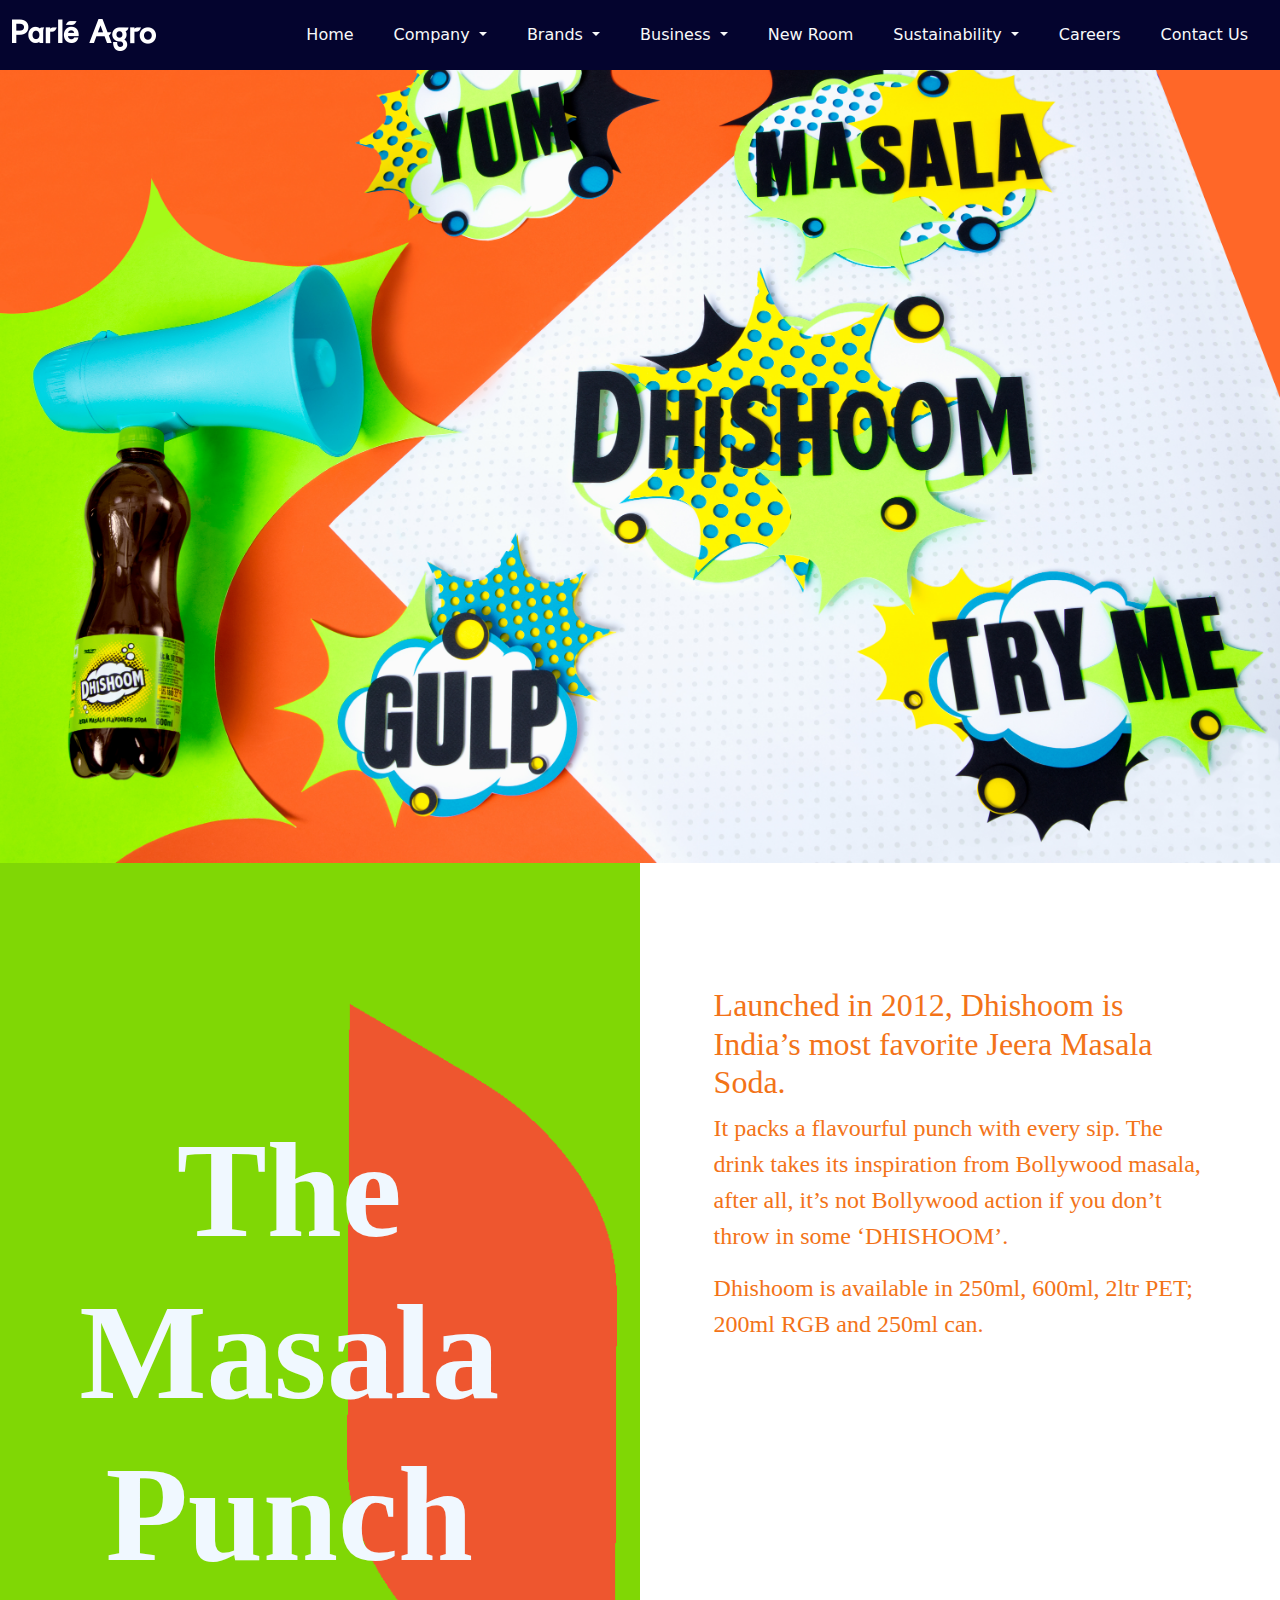
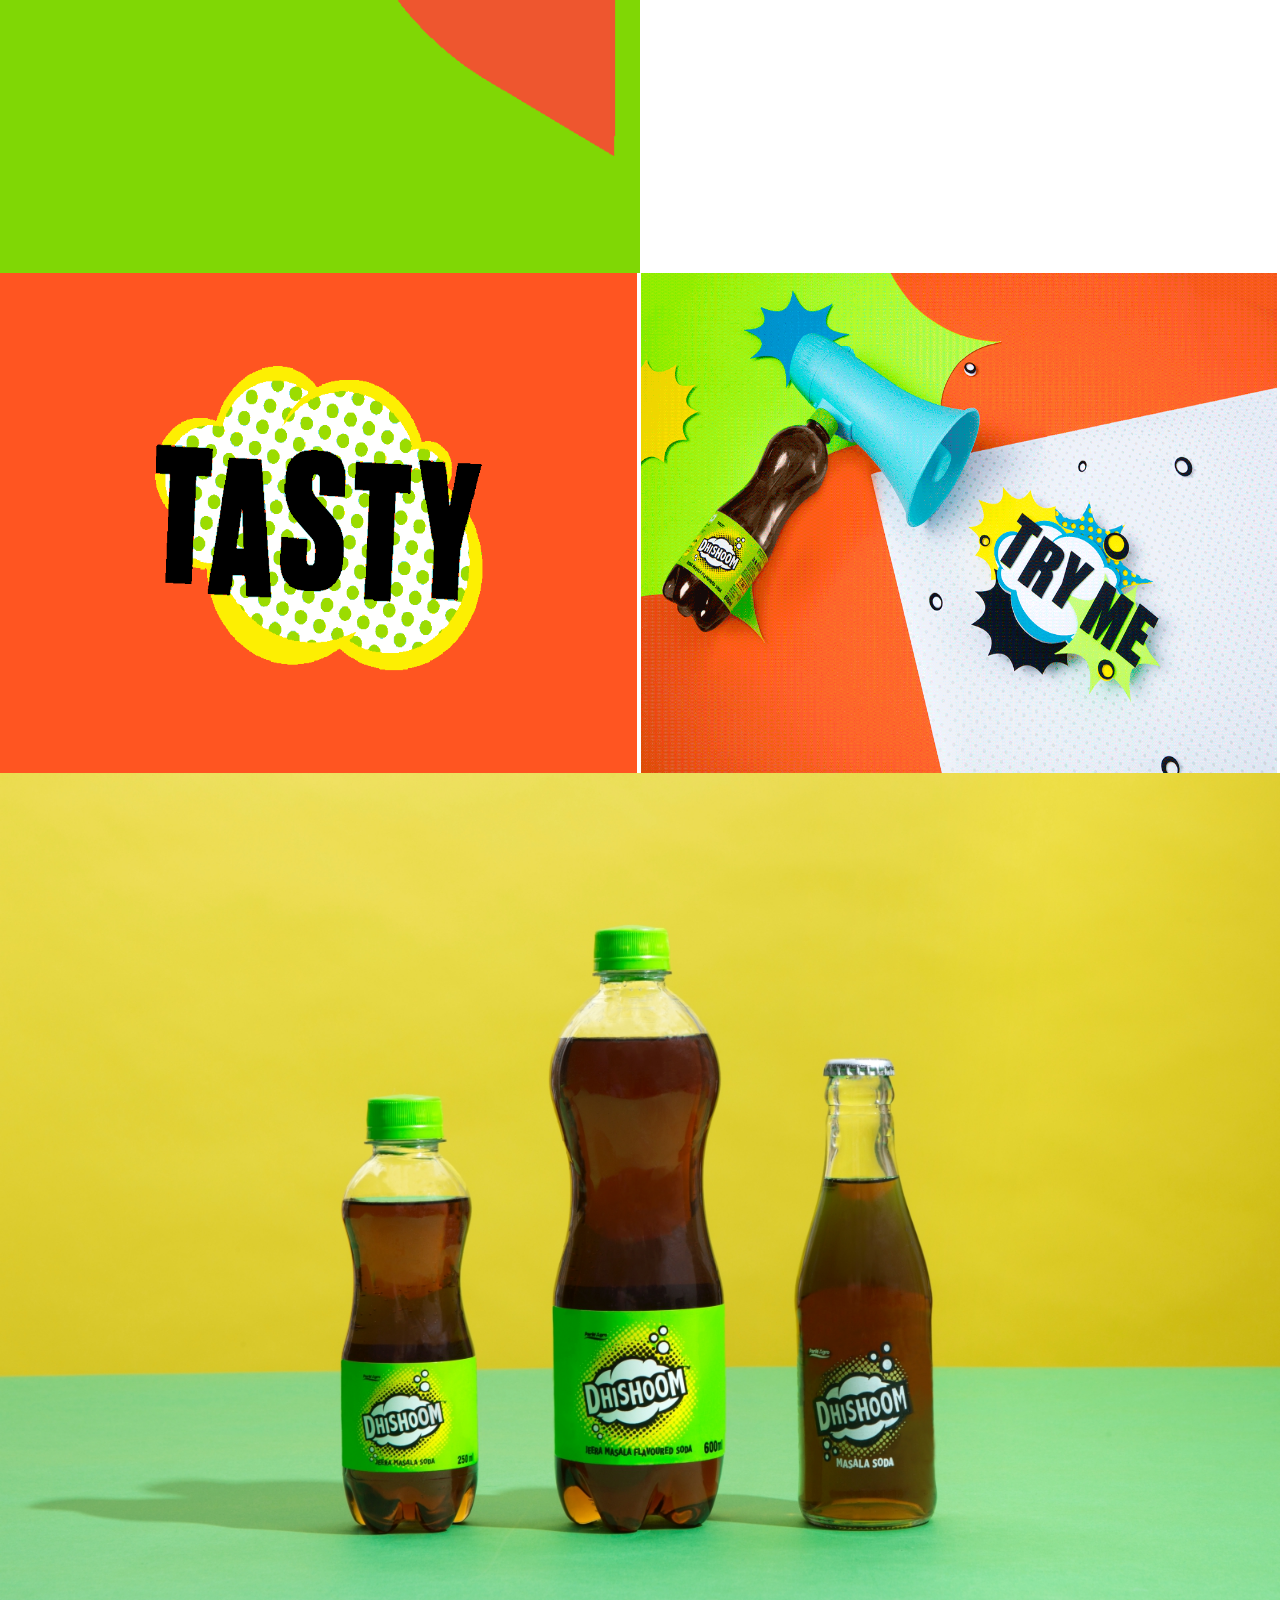
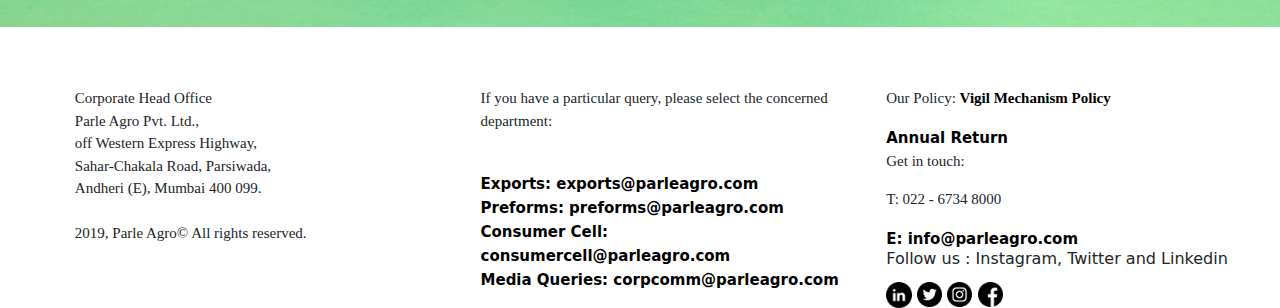
<file: index.html>
<!DOCTYPE html>
<html lang="en">

<head>
    <meta charset="UTF-8">
    <meta name="viewport" content="width=device-width, initial-scale=1.0">
    <title>Parle Agro Dhishoom</title>
    <link rel="stylesheet" href="index.css">
    <link href="https://cdn.jsdelivr.net/npm/bootstrap@5.3.3/dist/css/bootstrap.min.css" rel="stylesheet"
        integrity="sha384-QWTKZyjpPEjISv5WaRU9OFeRpok6YctnYmDr5pNlyT2bRjXh0JMhjY6hW+ALEwIH" crossorigin="anonymous">
    <link rel="stylesheet" href="https://cdn.jsdelivr.net/npm/bootstrap-icons@1.11.3/font/bootstrap-icons.min.css">
    <link rel="shortcut icon" href="https://www.parleagro.com/dist/img/favicon.ico" type="image/x-icon">
</head>

<body>
    <!-- navbar -->

    <nav class="navbar navbar-expand-lg " style="position: fixed; width: 100%; background-color: rgb(4, 4, 46);">
        <div class="container-fluid">
            <img src="./img/logo.png" alt="">
            <button class="navbar-toggler bg-light" type="button" data-bs-toggle="collapse"
                data-bs-target="#navbarSupportedContent" aria-controls="navbarSupportedContent" aria-expanded="false"
                aria-label="Toggle navigation">
                <span class="navbar-toggler-icon"></span>
            </button>
            <div class="collapse navbar-collapse" id="navbarSupportedContent">
                <ul class="navbar-nav me-auto mb-2 mb-lg-0" id="asd">
                    <li class="nav-item">
                        <a class="nav-link active text-light me-4" aria-current="page" href="#" id="me">Home</a>
                    </li>

                    <li class="nav-item dropdown">
                        <a class="nav-link dropdown-toggle text-light me-4" href="#" role="button"
                            data-bs-toggle="dropdown" aria-expanded="false" id="me1">
                            Company
                        </a>
                        <ul class="dropdown-menu bg-danger">
                            <li><a class="dropdown-item text-light bg-danger" href="#">About Us</a></li>
                            <li><a class="dropdown-item  text-light bg-danger" href="#">People</a></li>

                        </ul>
                    </li>
                    <li class="nav-item dropdown ">
                        <a class="nav-link dropdown-toggle text-light me-4" href="#" role="button"
                            data-bs-toggle="dropdown" aria-expanded="false" id="me2">
                            Brands
                        </a>
                        <ul class="dropdown-menu bg-danger">
                            <li><a class="dropdown-item  text-light bg-danger" href="#">Appy </a></li>
                            <li><a class="dropdown-item  text-light bg-danger" href="#">Appy Fizz</a></li>
                            <li><a class="dropdown-item  text-light bg-danger" href="#">B Fizz</a></li>
                            <li><a class="dropdown-item  text-light bg-danger" href="#">Bailley</a></li>
                            <li><a class="dropdown-item  text-light bg-danger" href="#">Bailley Soda</a></li>
                            <li><a class="dropdown-item  text-light bg-danger" href="#">Dhishoom</a></li>
                            <li><a class="dropdown-item  text-light bg-danger" href="#">Frio</a></li>
                            <li><a class="dropdown-item  text-light bg-danger" href="#">Frooti</a></li>
                            <li><a class="dropdown-item  text-light bg-danger" href="#">Bombay 99</a></li>
                            <li><a class="dropdown-item  text-light bg-danger" href="#">Smoodh</a></li>

                        </ul>
                    </li>
                    <li class="nav-item dropdown">
                        <a class="nav-link dropdown-toggle text-light me-4" href="#" role="button"
                            data-bs-toggle="dropdown" aria-expanded="false" id="me3">
                            Business
                        </a>
                        <ul class="dropdown-menu bg-danger">
                            <li><a class="dropdown-item  text-light bg-danger" href="#">Preforms</a></li>
                            <li><a class="dropdown-item  text-light bg-danger " href="#">International Business</a></li>


                        </ul>
                    </li>
                    <li class="nav-item">
                        <a class="nav-link active text-light me-4" aria-current="page" href="#" id="me4">New Room</a>
                    </li>
                    <li class="nav-item dropdown">
                        <a class="nav-link dropdown-toggle text-light me-4" href="#" role="button"
                            data-bs-toggle="dropdown" aria-expanded="false" id="m5">
                            Sustainability
                        </a>
                        <ul class="dropdown-menu bg-danger">
                            <li><a class="dropdown-item text-light bg-danger me-4" href="#">Our responsibility</a></li>
                            <li><a class="dropdown-item text-light bg-danger me-4" href="#">PJC Foundation</a></li>


                        </ul>
                    </li>
                    <li class="nav-item">
                        <a class="nav-link text-light me-4" href="#" id="m6">Careers</a>
                    </li>
                    <li class="nav-item">
                        <a class="nav-link text-light me-4" href="#" id="m7">Contact Us</a>
                    </li>
                </ul>

            </div>
        </div>
    </nav>
    <!-- header -->
    <!-- first image -->
    <div>
        <img class="img1" src="./img/030807DISHOMM_STILL.jpg" alt="">
    </div>
    <!-- first split area -->
    <div class="container-fluid">
        <div class="row">
            <div class="col-lg-6 col-xs-12" style="background-color: rgb(128, 215, 5); " id="small">
                <div class="firstt">
                    <img class="first" src="./img/PARLE AGRO _ Dhishoom_files/032926EE562F.png" alt="" id="first1">
                </div>
                <div class="text">
                    <h1 id="let">The Masala Punch</h1>
                </div>
            </div>

            <div class="col-lg-6 col-xs-12" id="f">

                <div class="content ">
                    <div class="cir">
                    <div class="relative headerText">
                        <h2>Launched in 2012, Dhishoom is India’s most
                            favorite Jeera Masala Soda.</h2>
                    </div>
                    <div class="relative text">
                        <p>It packs a flavourful punch with every sip.
                            The drink takes its inspiration from Bollywood masala, after all, it’s not Bollywood action
                            if you don’t throw in some ‘DHISHOOM’.</p>
                        <p>Dhishoom is available in 250ml, 600ml, 2ltr
                            PET; 200ml RGB and 250ml can.</p>
                    </div>
                    </div>
                </div>
            </div>
        </div>

        <div class="row">
            <div class="col-lg-6 ">
                <div class="sec1">
                    <img class="fen" id="f1" src="./img/PARLE AGRO _ Dhishoom_files/0341075de487b2c7e28800737004.gif" alt=""width="102%" height="500px">
                </div>
            </div>
            <div class="col-lg-6 ">
                <div class="sec2">
                    <img id="f2" src="./img/PARLE AGRO _ Dhishoom_files/032926DISHOOM_GIF_06.gif" alt="" width="101.5%" height="500px">
                </div>
            </div>
        </div>
    </div>
    <div class="imga">
        <img src="./img/PARLE AGRO _ Dhishoom_files/100256Parle Agro Products28430.jpg" alt="" width="100%">
    </div>
    <!-- footer -->
    <footer>
        <div class="container-fluid">
            <div class="row bb">
                <div class="new1 col-4">
                    <p class="last">Corporate Head Office <br>
                        Parle Agro Pvt. Ltd., <br>
                        off Western Express Highway, <br>
                        Sahar-Chakala Road, Parsiwada, <br>
                        Andheri (E), Mumbai 400 099. <br><br>
                        
                        2019, Parle Agro© All rights reserved.</p>
                </div>
                <div class="new2 col-lg-4 col-md-12">
                    <p class="last">If you have a particular query, please select the concerned <br>department:</p><br>
                    <a href="#" class="end">Exports: exports@parleagro.com</a><br>
                    <a href="#" class="end">Preforms: preforms@parleagro.com</a><br>
                    <a href="#" class="end">Consumer Cell: consumercell@parleagro.com</a><br>
                    <a href="#" class="end">Media Queries: corpcomm@parleagro.com</a>
                </div>
                <div class="new3 col-lg-4 col-md-12">
                    <p class="last ">Our Policy: <a href="#" class="end"> Vigil Mechanism Policy</a></p>
                    <a href="#" class="end">Annual Return</a>
                    <p class="last ">Get in touch:</p>
                    <p class="last ">T: 022 - 6734 8000</p>
                    <a href="#" class="end">E: info@parleagro.com</a>
                    <p class="ver ">Follow us : Instagram, Twitter and Linkedin</p> 
                    <!-- social media icons -->
                    <img class="ppp" src="img/PARLE AGRO _ Dhishoom_files/linkedin-64.webp" alt="" width="26px">
                    <img  src="img/download (2).png" alt=" " width="25px">
                    <img  src="img/download (1).png" alt="" width="25px">
                    <img  src="img/download.png" alt="" width="25px">
                    
                </div>

            </div>
        </div>
        
    </footer>
    <!-- js linking -->
    <script src="script.js"></script>
    <script src="https://cdn.jsdelivr.net/npm/bootstrap@5.3.3/dist/js/bootstrap.bundle.min.js"
        integrity="sha384-YvpcrYf0tY3lHB60NNkmXc5s9fDVZLESaAA55NDzOxhy9GkcIdslK1eN7N6jIeHz"
        crossorigin="anonymous"></script>
</body>

</html>
</file>
<file: index.css>
* {
    margin: 0%;
  
}
body{
    margin: 0%;
    padding: 0%;
    overflow-x: hidden;
}
.navbar-nav {
    position: absolute;
    right: 0%;
    position: fixed;
   
}

.navbar{
    height: 70px;
    position: fixed;
    z-index: 1;
}

 #asd{
    background-color: rgb(4, 4, 46);
    
 }
 
 
 .img1{
    width: 100%;
}
.first{
    margin-left: 35vh;
    margin-top: 10vh;
    width: 30vh;
}
#let{
   text-align: center;
   font-size: 15vh;
   font-weight: 800;
   font-family: "EksellDisplayWeb-Small";
   margin-top: 40%;
   margin-left: 3%;
   margin-right: 13%;
   color: aliceblue;
  
}

.content{
    display: flex;
    flex-direction: column;
    justify-content: center;
    align-items: center;
    font-family: "merivaregular";
    color: rgb(243, 115, 24);
    font-size: 24px;
}

.sec1{
    margin: 0% 0.5% 0% -2%;
    
}
.sec2{
    margin: 0% 0% 0% -1.8%;
}
.ver{
    line-height: 15px;
}
.end{
   font-size: 15px;
   text-decoration: none;
   color: black;
   font-weight: 600;
}
.last{
    font-size: 15px;
    font-family:"merivaregular";
}
.bb{
    padding-left:5% ;
    
}
.cir{
    padding-left: 10%;
    padding-right: 10%;
    padding-top: 20%;

}
.end:hover{
    color: brown;
}
.new1, .new2, .new3{
    padding-top: 5%;
}
#me1:hover{
    color: brown;
}


#small{
    height: 112.2vh;
    position: relative;
    z-index: -2;
}
#first1{
    position: absolute;
    left:5%;
    top:5%;
    z-index: -1;
}
 @media screen and (max-width:991px){
    #asd{
        width: 100%;
    }
    #small{
        width: 100%;
        height: 110vh;
        padding-left: 15vw;
       
    }
    #first1{
        width: 15vw;
        top: 5%;
        left: 10%;
        
    }
    
    #f{
        width: 100%;
    }
}
    
 
 @media screen and (max-width:768px){
    #f1{
        height: 250px;
    }
    #f2{
        height: 250px;
    }
    #let{
        font-size: 10vh;
    }
    
 
 }
 @media screen and (max-width:400px){
   #first1{
    left:-38%;
    top: 15%;
    width: 30vw;
    

   }
    
 
 }
</file>
